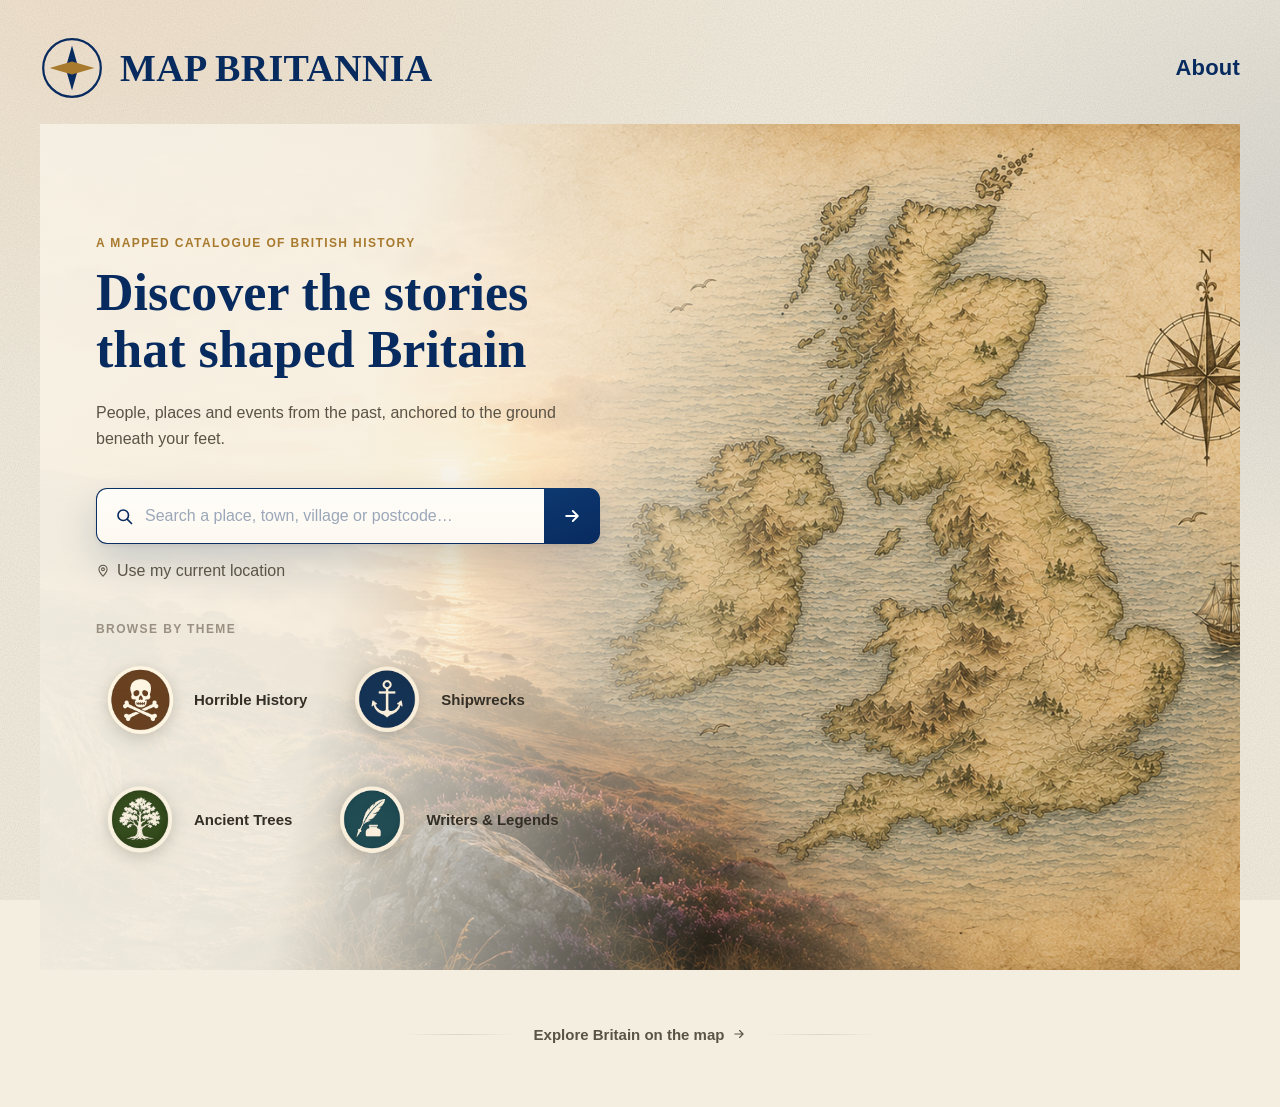
<file: index.html>
<!DOCTYPE html>
<html lang="en">
<head>
<meta charset="utf-8">
<meta name="viewport" content="width=device-width, initial-scale=1.0, viewport-fit=cover">
<meta name="robots" content="noindex, nofollow">
<title>Map Britannia — Discover the stories that shaped Britain</title>
<link rel="icon" href="assets/icons/favicon.ico" sizes="any">
<link rel="icon" href="assets/icons/favicon-32x32.png" type="image/png">
<link rel="apple-touch-icon" href="assets/icons/apple-touch-icon.png">
<style>

/* ====================================================
   LANDING PAGE — scoped, standalone styles.
   Deliberately not shared with styles.css: this page is
   independent of the map application and should remain so.
   Brand colours/fonts match the existing app intentionally
   (navy #082b5f, cream #f8f4ec, Times New Roman display).
   ==================================================== */

* { box-sizing: border-box; }

body {
    margin: 0;
    font-family: Arial, sans-serif;
    color: #2a2620;
    background-color: #f4eee0;
    display: flex;
    flex-direction: column;
    align-items: center;
    background-image:
        radial-gradient(ellipse 1100px 750px at 10% -5%, rgba(232, 163, 104, 0.16), transparent 60%),
        radial-gradient(ellipse 900px 650px at 105% 25%, rgba(8, 43, 95, 0.10), transparent 55%),
        radial-gradient(ellipse 800px 600px at 50% 110%, rgba(168, 122, 46, 0.08), transparent 60%),
        url("data:image/svg+xml,%3Csvg xmlns='http://www.w3.org/2000/svg' width='180' height='180' viewBox='0 0 180 180'%3E%3Cfilter id='n'%3E%3CfeTurbulence type='fractalNoise' baseFrequency='0.85' numOctaves='3' result='t'/%3E%3CfeColorMatrix in='t' type='matrix' values='0 0 0 0 0  0 0 0 0 0  0 0 0 0 0  0 0 0 0.09 0'/%3E%3C/filter%3E%3Crect width='100%25' height='100%25' filter='url(%23n)'/%3E%3C/svg%3E");
    background-attachment: fixed;
}

a { text-decoration: none; }

.landing-wrap {
    width: 100%;
    max-width: 1680px;
    padding: 0 40px;
}

/* ---------------- NAV ---------------- */

.landing-nav {
    display: flex;
    align-items: center;
    justify-content: space-between;
    padding: 36px 40px 0;
    width: 100%;
    max-width: 1680px;
    margin-bottom: 24px;
}

.landing-logo {
    display: flex;
    align-items: center;
    gap: 16px;
}

.landing-logo-mark {
    width: 64px;
    height: 64px;
    flex-shrink: 0;
}

.landing-logo-text {
    font-family: 'Times New Roman', Times, serif;
    font-size: 38px;
    font-weight: 700;
    color: #082b5f;
    letter-spacing: 0.3px;
}

.nav-about-link {
    font-size: 22px;
    font-weight: 600;
    color: #082b5f;
    letter-spacing: 0.2px;
}

.nav-about-link:hover { color: #0a3a80; }

/* ---------------- HERO ---------------- */

.hero {
    position: relative;
    padding: 64px 0 56px;
    overflow: hidden;
}

.hero-photo-bg {
    position: absolute;
    inset: 0;
    overflow: hidden;
    z-index: 0;
}

.hero-bg-img {
    width: 100%;
    height: 100%;
    object-fit: cover;
    object-position: 68% 30%;
    display: block;
}

.hero-bg-overlay {
    position: absolute;
    inset: 0;
    z-index: 1;
    /*
        Warm gradient overlay for text legibility, strongest over the
        left/photo side where the hero copy sits, easing off toward
        the map side on the right.
    */
    background: linear-gradient(100deg,
        rgba(247, 242, 230, 0.97) 0%,
        rgba(247, 242, 230, 0.93) 28%,
        rgba(247, 242, 230, 0.5) 46%,
        rgba(247, 242, 230, 0.08) 60%,
        rgba(247, 242, 230, 0) 100%);
}

.hero-copy {
    position: relative;
    z-index: 2;
    width: 100%;
    max-width: 560px;
    padding: 48px 0 48px 56px;
}

.hero-eyebrow {
    font-size: 12px;
    font-weight: 700;
    letter-spacing: 1.4px;
    text-transform: uppercase;
    color: #a87a2e;
    margin: 0 0 14px;
}

.hero h1 {
    font-family: 'Times New Roman', Times, serif;
    font-size: 52px;
    line-height: 1.1;
    color: #082b5f;
    margin: 0 0 22px;
    font-weight: 700;
}

.hero p.lede {
    font-size: 16px;
    line-height: 1.6;
    color: #5a5346;
    margin: 0 0 36px;
    max-width: 480px;
}

/* ---------------- SEARCH ---------------- */

.search-form {
    display: flex;
    align-items: stretch;
    gap: 0;
    max-width: 520px;
    margin-bottom: 18px;
    box-shadow: 0 2px 4px rgba(42,38,32,0.06), 0 18px 38px rgba(8,43,95,0.16);
    border-radius: 11px;
}

.search-box {
    flex: 1;
    display: flex;
    align-items: center;
    gap: 10px;
    background: linear-gradient(180deg, #fffdf9 0%, #fdf9f1 100%);
    border: 1.5px solid #0a2f63;
    border-right: none;
    border-radius: 11px 0 0 11px;
    padding: 17px 18px;
}

.search-box svg { flex-shrink: 0; }

.search-box input {
    flex: 1;
    border: none;
    outline: none;
    background: transparent;
    font-family: Arial, sans-serif;
    font-size: 16px;
    color: #082b5f;
}

.search-box input::placeholder { color: rgba(8,43,95,0.4); }

.search-submit {
    background: linear-gradient(160deg, #0d3870 0%, #082b5f 100%);
    border: none;
    border-radius: 0 11px 11px 0;
    width: 56px;
    display: flex;
    align-items: center;
    justify-content: center;
    cursor: pointer;
}

.search-submit:hover { background: linear-gradient(160deg, #0f4080 0%, #0b3d80 100%); }

.locate-link {
    display: inline-flex;
    align-items: center;
    gap: 7px;
    font-size: 16px;
    color: #5a5346;
    margin-bottom: 42px;
}

.locate-link:hover { color: #082b5f; }

/* ---------------- THEME BADGES ---------------- */

.theme-label {
    font-size: 12px;
    font-weight: 700;
    letter-spacing: 1.4px;
    text-transform: uppercase;
    color: #9a9082;
    margin: 0 0 18px;
}

.theme-pills {
    display: flex;
    flex-wrap: wrap;
    column-gap: 34px;
    row-gap: 28px;
}

.theme-pill {
    display: inline-flex;
    align-items: center;
    gap: 12px;
    font-size: 15px;
    font-weight: 600;
    color: #332e26;
    padding: 4px 2px;
    transition: color 0.18s;
}

.theme-pill:hover { color: #082b5f; }

.theme-pill:hover .theme-pill-icon {
    transform: translateY(-2px);
}

.theme-pill-icon {
    width: 84px;
    height: 84px;
    object-fit: contain;
    flex-shrink: 0;
    filter: drop-shadow(0 4px 8px rgba(42,38,32,0.2));
    transition: transform 0.18s;
}

/* ---------------- EXPLORE LINK ---------------- */

.explore-row {
    display: flex;
    align-items: center;
    justify-content: center;
    gap: 20px;
    padding: 56px 0 64px;
}

.explore-row .rule {
    height: 1px;
    background: linear-gradient(90deg, transparent, #ddd5c2, transparent);
    width: 110px;
}

.explore-link {
    font-size: 15px;
    font-weight: 600;
    color: #5a5346;
    display: inline-flex;
    align-items: center;
    gap: 8px;
    transition: color 0.18s;
}

.explore-link:hover { color: #082b5f; }

.explore-link:hover svg { transform: translateX(3px); }

.explore-link svg { transition: transform 0.18s; }

/* ---------------- RESPONSIVE ---------------- */

@media (max-width: 900px) {
    .hero { padding: 48px 0 64px; }
    .hero-copy { max-width: none; padding: 32px 28px; }
    .theme-pill-icon { width: 64px; height: 64px; }
    .hero h1 { font-size: 38px; }
    .landing-nav { padding: 24px 28px 0; }
    .landing-wrap { padding: 0 28px; }
}

@media (max-width: 520px) {
    .hero h1 { font-size: 32px; }
    .search-form { flex-direction: column; box-shadow: none; }
    .search-box { border-radius: 10px; border-right: 1.5px solid #082b5f; }
    .search-submit { display: none; }
    .theme-pills { column-gap: 20px; row-gap: 14px; }
}

@media (max-width: 400px) {
    .landing-nav { padding: 22px 24px 0; }
    .landing-wrap { padding: 0 24px; }
    .hero { padding: 56px 0 64px; }
    .hero h1 { font-size: 28px; }
}

/* Respect reduced motion preference */
@media (prefers-reduced-motion: reduce) {
    * { transition: none !important; }
}

</style>
</head>
<body>

<nav class="landing-nav">
    <div class="landing-logo">
        <svg class="landing-logo-mark" viewBox="0 0 40 40" xmlns="http://www.w3.org/2000/svg" aria-hidden="true">
            <circle cx="20" cy="20" r="18" fill="none" stroke="#082b5f" stroke-width="1.4"/>
            <path d="M20 6 L24 20 L20 34 L16 20 Z" fill="#082b5f"/>
            <path d="M6 20 L20 16 L34 20 L20 24 Z" fill="#a87a2e"/>
        </svg>
        <div>
            <div class="landing-logo-text">MAP BRITANNIA</div>
        </div>
    </div>
    <a class="nav-about-link" href="about.html">About</a>
</nav>

<div class="landing-wrap">

    <section class="hero">
        <div class="hero-photo-bg" aria-hidden="true">
            <img
                src="assets/images/hero-composite.png"
                alt=""
                class="hero-bg-img"
                loading="eager"
                fetchpriority="high">
            <div class="hero-bg-overlay"></div>
        </div>

        <div class="hero-copy">
                <p class="hero-eyebrow">A mapped catalogue of British history</p>
                <h1>Discover the stories<br>that shaped Britain</h1>
                <p class="lede">People, places and events from the past, anchored to the ground beneath your feet.</p>

                <form class="search-form" action="map.html" method="get">
                    <div class="search-box">
                        <svg width="18" height="18" viewBox="0 0 24 24" fill="none" aria-hidden="true">
                            <circle cx="11" cy="11" r="7" stroke="#082b5f" stroke-width="2.2"/>
                            <line x1="16.5" y1="16.5" x2="22" y2="22" stroke="#082b5f" stroke-width="2.2" stroke-linecap="round"/>
                        </svg>
                        <input type="text" name="search" placeholder="Search a place, town, village or postcode…" autocomplete="off">
                    </div>
                    <button class="search-submit" type="submit" aria-label="Search">
                        <svg width="20" height="20" viewBox="0 0 24 24" fill="none" aria-hidden="true">
                            <path d="M5 12h14M13 6l6 6-6 6" stroke="#ffffff" stroke-width="2.2" stroke-linecap="round" stroke-linejoin="round"/>
                        </svg>
                    </button>
                </form>

                <a class="locate-link" href="map.html?locate=true">
                    <svg width="14" height="14" viewBox="0 0 24 24" fill="none" aria-hidden="true">
                        <path d="M12 21s-7-7.58-7-12a7 7 0 1114 0c0 4.42-7 12-7 12z" stroke="#5a5346" stroke-width="1.8"/>
                        <circle cx="12" cy="9" r="2.4" stroke="#5a5346" stroke-width="1.8"/>
                    </svg>
                    Use my current location
                </a>

                <p class="theme-label">Browse by theme</p>
                <div class="theme-pills">
                    <a class="theme-pill" href="map.html?theme=Horrible%20History">
                        <img class="theme-pill-icon" src="assets/icons/08_horrible_history.png" alt="">
                        Horrible History
                    </a>
                    <a class="theme-pill" href="map.html?theme=Maritime">
                        <img class="theme-pill-icon" src="assets/icons/08_maritime.png" alt="">
                        Shipwrecks
                    </a>
                    <a class="theme-pill" href="map.html?theme=Ancient%20Landscape">
                        <img class="theme-pill-icon" src="assets/icons/08_ancient_trees.png" alt="">
                        Ancient Trees
                    </a>
                    <a class="theme-pill" href="map.html?theme=Literary">
                        <img class="theme-pill-icon" src="assets/icons/08_writers_legends.png" alt="">
                        Writers &amp; Legends
                    </a>
                </div>
            </div>
    </section>

    <div class="explore-row">
        <span class="rule"></span>
        <a class="explore-link" href="map.html">
            Explore Britain on the map
            <svg width="14" height="14" viewBox="0 0 24 24" fill="none" aria-hidden="true">
                <path d="M5 12h14M13 6l6 6-6 6" stroke="currentColor" stroke-width="2" stroke-linecap="round" stroke-linejoin="round"/>
            </svg>
        </a>
        <span class="rule"></span>
    </div>

</div>

</body>
</html>
</file>
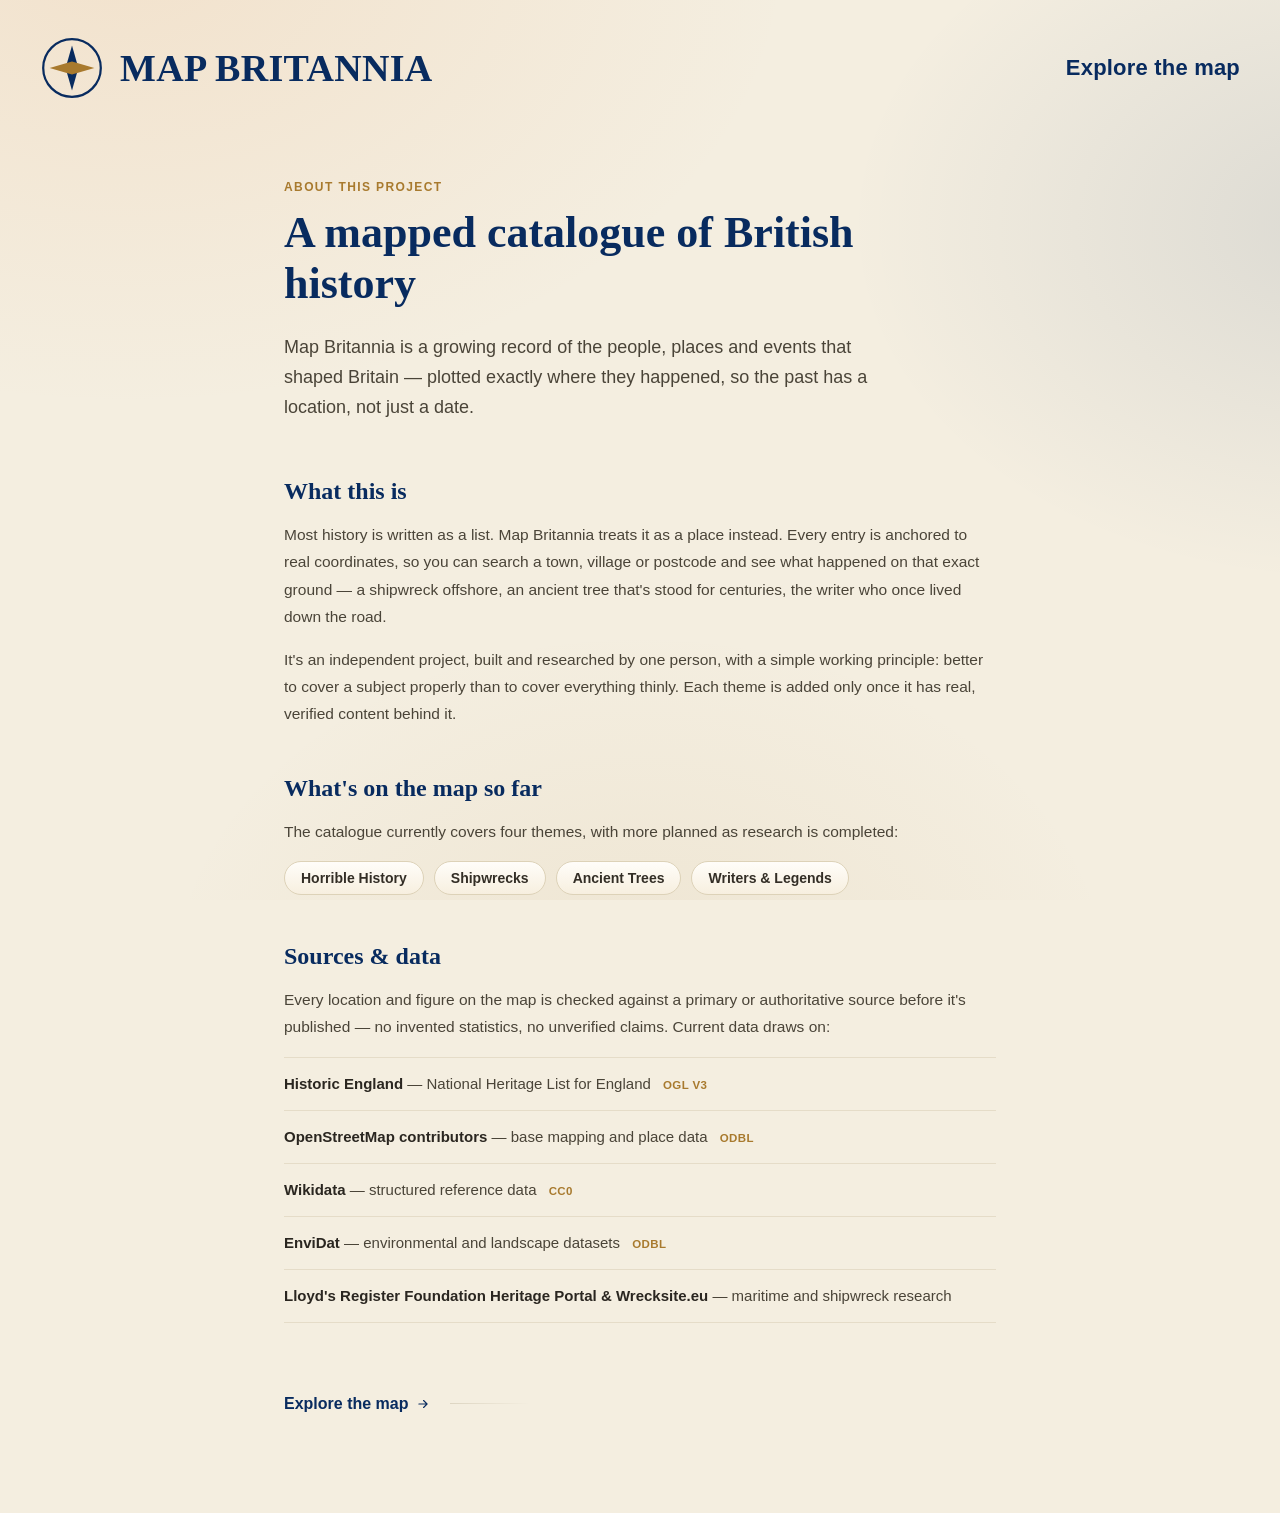
<file: about.html>
<!DOCTYPE html>
<html lang="en">
<head>
<meta charset="utf-8">
<meta name="viewport" content="width=device-width, initial-scale=1.0, viewport-fit=cover">
<meta name="robots" content="noindex, nofollow">
<title>About — Map Britannia</title>
<link rel="icon" href="assets/icons/favicon.ico" sizes="any">
<link rel="icon" href="assets/icons/favicon-32x32.png" type="image/png">
<link rel="apple-touch-icon" href="assets/icons/apple-touch-icon.png">
<style>

/* ====================================================
   ABOUT PAGE — scoped, standalone styles.
   Mirrors landing.html's brand treatment (navy #082b5f,
   cream #f8f4ec, Times New Roman display) so the two pages
   read as one site, without sharing a stylesheet.
   ==================================================== */

* { box-sizing: border-box; }

body {
    margin: 0;
    font-family: Arial, sans-serif;
    color: #2a2620;
    background-color: #f4eee0;
    display: flex;
    flex-direction: column;
    align-items: center;
    background-image:
        radial-gradient(ellipse 1100px 750px at 10% -5%, rgba(232, 163, 104, 0.16), transparent 60%),
        radial-gradient(ellipse 900px 650px at 105% 25%, rgba(8, 43, 95, 0.10), transparent 55%),
        radial-gradient(ellipse 800px 600px at 50% 110%, rgba(168, 122, 46, 0.08), transparent 60%);
    background-attachment: fixed;
}

a { text-decoration: none; }

.page-wrap {
    width: 100%;
    max-width: 1680px;
    padding: 0 40px;
}

/* ---------------- NAV ---------------- */

.landing-nav {
    display: flex;
    align-items: center;
    justify-content: space-between;
    padding: 36px 40px 0;
    width: 100%;
    max-width: 1680px;
    margin-bottom: 24px;
}

.landing-logo {
    display: flex;
    align-items: center;
    gap: 16px;
}

.landing-logo-mark {
    width: 64px;
    height: 64px;
    flex-shrink: 0;
}

.landing-logo-text {
    font-family: 'Times New Roman', Times, serif;
    font-size: 38px;
    font-weight: 700;
    color: #082b5f;
    letter-spacing: 0.3px;
}

.nav-home-link {
    font-size: 22px;
    font-weight: 600;
    color: #082b5f;
    letter-spacing: 0.2px;
}

.nav-home-link:hover { color: #0a3a80; }

/* ---------------- ABOUT CONTENT ---------------- */

.about-content {
    width: 100%;
    max-width: 760px;
    margin: 0 auto;
    padding: 56px 24px 100px;
}

.about-eyebrow {
    font-size: 12px;
    font-weight: 700;
    letter-spacing: 1.4px;
    text-transform: uppercase;
    color: #a87a2e;
    margin: 0 0 14px;
}

.about-content h1 {
    font-family: 'Times New Roman', Times, serif;
    font-size: 44px;
    line-height: 1.15;
    color: #082b5f;
    margin: 0 0 24px;
    font-weight: 700;
}

.about-lede {
    font-size: 18px;
    line-height: 1.65;
    color: #4a4438;
    margin: 0 0 56px;
    max-width: 620px;
}

.about-section {
    margin-bottom: 48px;
}

.about-section h2 {
    font-family: 'Times New Roman', Times, serif;
    font-size: 24px;
    color: #082b5f;
    font-weight: 700;
    margin: 0 0 16px;
}

.about-section p {
    font-size: 15.5px;
    line-height: 1.75;
    color: #4a4438;
    margin: 0 0 16px;
}

.about-section p:last-child { margin-bottom: 0; }

.theme-list {
    list-style: none;
    margin: 0 0 16px;
    padding: 0;
    display: flex;
    flex-wrap: wrap;
    gap: 10px;
}

.theme-list li {
    font-size: 14px;
    font-weight: 600;
    color: #332e26;
    background: linear-gradient(180deg, #fffdf9 0%, #f7efdf 100%);
    border: 1px solid #ddd2b8;
    border-radius: 20px;
    padding: 8px 16px;
}

.source-list {
    list-style: none;
    margin: 0 0 16px;
    padding: 0;
    border-top: 1px solid #e5dcc8;
}

.source-list li {
    padding: 14px 0;
    border-bottom: 1px solid #e5dcc8;
    font-size: 15px;
    line-height: 1.6;
    color: #4a4438;
}

.source-list strong {
    color: #2a2620;
    font-weight: 700;
}

.source-list .licence {
    display: inline-block;
    font-size: 11.5px;
    font-weight: 700;
    letter-spacing: 0.4px;
    text-transform: uppercase;
    color: #a87a2e;
    margin-left: 8px;
}

.about-cta-row {
    display: flex;
    align-items: center;
    gap: 20px;
    padding-top: 24px;
}

.about-cta-row .rule {
    height: 1px;
    background: linear-gradient(90deg, #ddd5c2, transparent);
    flex: 1;
    max-width: 80px;
}

.about-cta-link {
    font-size: 16px;
    font-weight: 600;
    color: #082b5f;
    display: inline-flex;
    align-items: center;
    gap: 8px;
    transition: color 0.18s;
}

.about-cta-link:hover { color: #0a3a80; }

.about-cta-link:hover svg { transform: translateX(3px); }

.about-cta-link svg { transition: transform 0.18s; }

/* ---------------- RESPONSIVE ---------------- */

@media (max-width: 900px) {
    .landing-nav { padding: 24px 28px 0; }
    .page-wrap { padding: 0 28px; }
    .about-content { padding: 40px 0 72px; }
    .about-content h1 { font-size: 34px; }
}

@media (max-width: 520px) {
    .about-content h1 { font-size: 28px; }
    .about-lede { font-size: 16px; }
}

@media (max-width: 400px) {
    .landing-nav { padding: 22px 24px 0; }
    .page-wrap { padding: 0 24px; }
}

</style>
</head>
<body>

<nav class="landing-nav">
    <a class="landing-logo" href="index.html" style="display:flex; align-items:center; gap:16px;">
        <svg class="landing-logo-mark" viewBox="0 0 40 40" xmlns="http://www.w3.org/2000/svg" aria-hidden="true">
            <circle cx="20" cy="20" r="18" fill="none" stroke="#082b5f" stroke-width="1.4"/>
            <path d="M20 6 L24 20 L20 34 L16 20 Z" fill="#082b5f"/>
            <path d="M6 20 L20 16 L34 20 L20 24 Z" fill="#a87a2e"/>
        </svg>
        <div class="landing-logo-text">MAP BRITANNIA</div>
    </a>
    <a class="nav-home-link" href="map.html">Explore the map</a>
</nav>

<div class="page-wrap">
    <div class="about-content">
        <p class="about-eyebrow">About this project</p>
        <h1>A mapped catalogue of British history</h1>
        <p class="about-lede">Map Britannia is a growing record of the people, places and events that shaped Britain — plotted exactly where they happened, so the past has a location, not just a date.</p>

        <div class="about-section">
            <h2>What this is</h2>
            <p>Most history is written as a list. Map Britannia treats it as a place instead. Every entry is anchored to real coordinates, so you can search a town, village or postcode and see what happened on that exact ground — a shipwreck offshore, an ancient tree that's stood for centuries, the writer who once lived down the road.</p>
            <p>It's an independent project, built and researched by one person, with a simple working principle: better to cover a subject properly than to cover everything thinly. Each theme is added only once it has real, verified content behind it.</p>
        </div>

        <div class="about-section">
            <h2>What's on the map so far</h2>
            <p>The catalogue currently covers four themes, with more planned as research is completed:</p>
            <ul class="theme-list">
                <li>Horrible History</li>
                <li>Shipwrecks</li>
                <li>Ancient Trees</li>
                <li>Writers &amp; Legends</li>
            </ul>
        </div>

        <div class="about-section">
            <h2>Sources &amp; data</h2>
            <p>Every location and figure on the map is checked against a primary or authoritative source before it's published — no invented statistics, no unverified claims. Current data draws on:</p>
            <ul class="source-list">
                <li><strong>Historic England</strong> — National Heritage List for England <span class="licence">OGL v3</span></li>
                <li><strong>OpenStreetMap contributors</strong> — base mapping and place data <span class="licence">ODbL</span></li>
                <li><strong>Wikidata</strong> — structured reference data <span class="licence">CC0</span></li>
                <li><strong>EnviDat</strong> — environmental and landscape datasets <span class="licence">ODbL</span></li>
                <li><strong>Lloyd's Register Foundation Heritage Portal &amp; Wrecksite.eu</strong> — maritime and shipwreck research</li>
            </ul>
        </div>

        <div class="about-cta-row">
            <a class="about-cta-link" href="map.html">
                Explore the map
                <svg width="14" height="14" viewBox="0 0 24 24" fill="none" aria-hidden="true">
                    <path d="M5 12h14M13 6l6 6-6 6" stroke="currentColor" stroke-width="2" stroke-linecap="round" stroke-linejoin="round"/>
                </svg>
            </a>
            <span class="rule"></span>
        </div>
    </div>
</div>

</body>
</html>
</file>
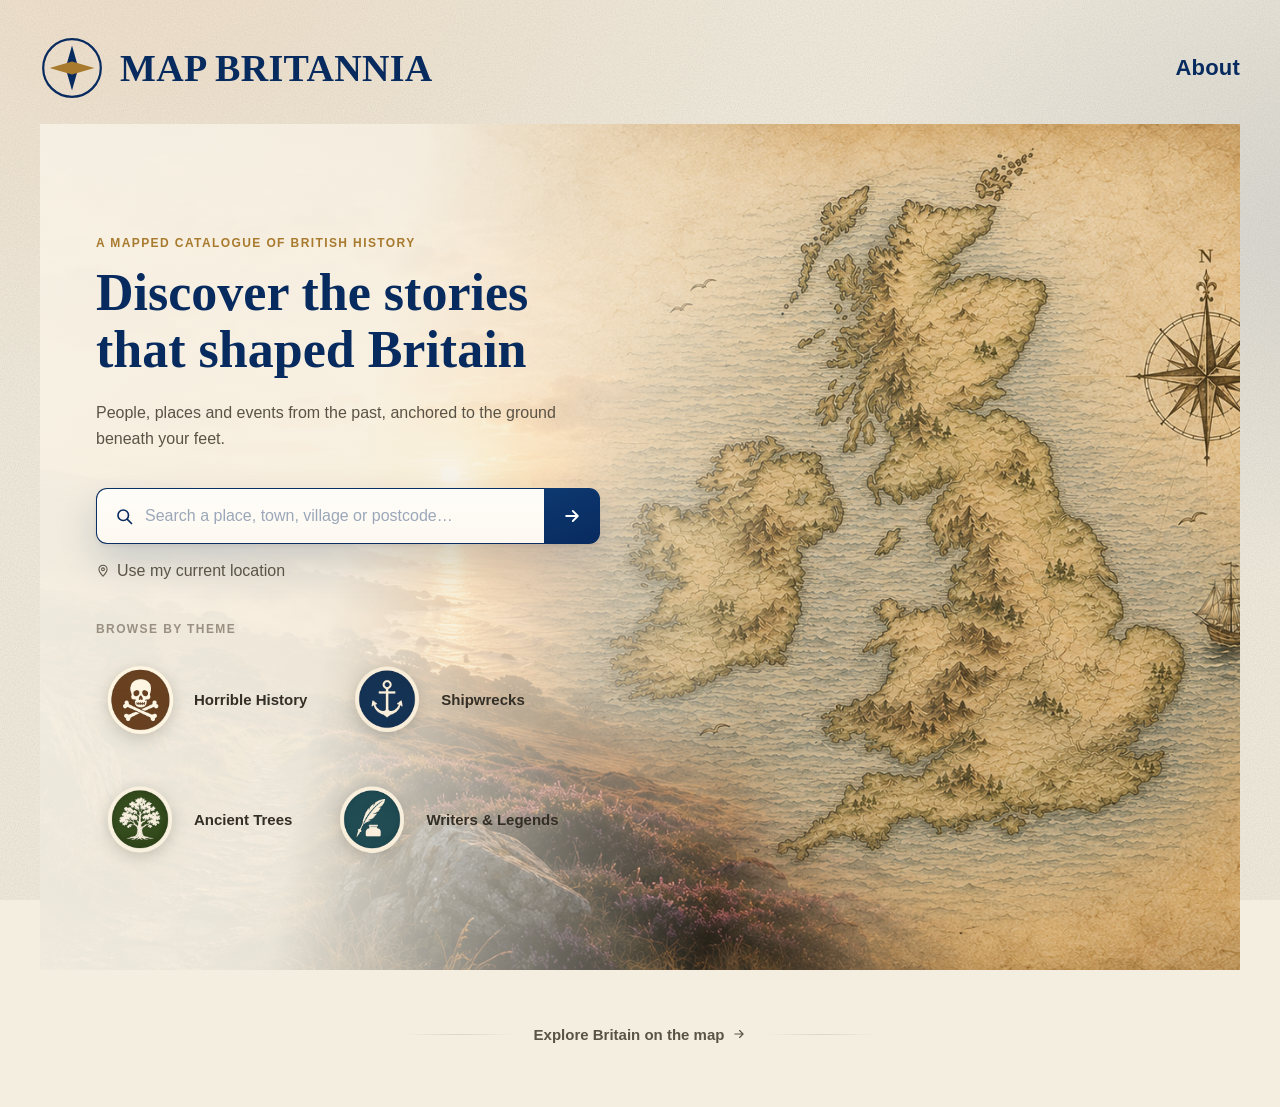
<file: landing.html>
<!DOCTYPE html>
<html lang="en">
<head>
<meta charset="utf-8">
<meta name="viewport" content="width=device-width, initial-scale=1.0, viewport-fit=cover">
<meta name="robots" content="noindex, nofollow">
<title>Map Britannia — Discover the stories that shaped Britain</title>
<link rel="icon" href="assets/icons/favicon.ico" sizes="any">
<link rel="icon" href="assets/icons/favicon-32x32.png" type="image/png">
<link rel="apple-touch-icon" href="assets/icons/apple-touch-icon.png">
<style>

/* ====================================================
   LANDING PAGE — scoped, standalone styles.
   Deliberately not shared with styles.css: this page is
   independent of the map application and should remain so.
   Brand colours/fonts match the existing app intentionally
   (navy #082b5f, cream #f8f4ec, Times New Roman display).
   ==================================================== */

* { box-sizing: border-box; }

body {
    margin: 0;
    font-family: Arial, sans-serif;
    color: #2a2620;
    background-color: #f4eee0;
    display: flex;
    flex-direction: column;
    align-items: center;
    background-image:
        radial-gradient(ellipse 1100px 750px at 10% -5%, rgba(232, 163, 104, 0.16), transparent 60%),
        radial-gradient(ellipse 900px 650px at 105% 25%, rgba(8, 43, 95, 0.10), transparent 55%),
        radial-gradient(ellipse 800px 600px at 50% 110%, rgba(168, 122, 46, 0.08), transparent 60%),
        url("data:image/svg+xml,%3Csvg xmlns='http://www.w3.org/2000/svg' width='180' height='180' viewBox='0 0 180 180'%3E%3Cfilter id='n'%3E%3CfeTurbulence type='fractalNoise' baseFrequency='0.85' numOctaves='3' result='t'/%3E%3CfeColorMatrix in='t' type='matrix' values='0 0 0 0 0  0 0 0 0 0  0 0 0 0 0  0 0 0 0.09 0'/%3E%3C/filter%3E%3Crect width='100%25' height='100%25' filter='url(%23n)'/%3E%3C/svg%3E");
    background-attachment: fixed;
}

a { text-decoration: none; }

.landing-wrap {
    width: 100%;
    max-width: 1680px;
    padding: 0 40px;
}

/* ---------------- NAV ---------------- */

.landing-nav {
    display: flex;
    align-items: center;
    justify-content: space-between;
    padding: 36px 40px 0;
    width: 100%;
    max-width: 1680px;
    margin-bottom: 24px;
}

.landing-logo {
    display: flex;
    align-items: center;
    gap: 16px;
}

.landing-logo-mark {
    width: 64px;
    height: 64px;
    flex-shrink: 0;
}

.landing-logo-text {
    font-family: 'Times New Roman', Times, serif;
    font-size: 38px;
    font-weight: 700;
    color: #082b5f;
    letter-spacing: 0.3px;
}

.nav-about-link {
    font-size: 22px;
    font-weight: 600;
    color: #082b5f;
    letter-spacing: 0.2px;
}

.nav-about-link:hover { color: #0a3a80; }

/* ---------------- HERO ---------------- */

.hero {
    position: relative;
    padding: 64px 0 56px;
    overflow: hidden;
}

.hero-photo-bg {
    position: absolute;
    inset: 0;
    overflow: hidden;
    z-index: 0;
}

.hero-bg-img {
    width: 100%;
    height: 100%;
    object-fit: cover;
    object-position: 68% 30%;
    display: block;
}

.hero-bg-overlay {
    position: absolute;
    inset: 0;
    z-index: 1;
    /*
        Warm gradient overlay for text legibility, strongest over the
        left/photo side where the hero copy sits, easing off toward
        the map side on the right.
    */
    background: linear-gradient(100deg,
        rgba(247, 242, 230, 0.97) 0%,
        rgba(247, 242, 230, 0.93) 28%,
        rgba(247, 242, 230, 0.5) 46%,
        rgba(247, 242, 230, 0.08) 60%,
        rgba(247, 242, 230, 0) 100%);
}

.hero-copy {
    position: relative;
    z-index: 2;
    width: 100%;
    max-width: 560px;
    padding: 48px 0 48px 56px;
}

.hero-eyebrow {
    font-size: 12px;
    font-weight: 700;
    letter-spacing: 1.4px;
    text-transform: uppercase;
    color: #a87a2e;
    margin: 0 0 14px;
}

.hero h1 {
    font-family: 'Times New Roman', Times, serif;
    font-size: 52px;
    line-height: 1.1;
    color: #082b5f;
    margin: 0 0 22px;
    font-weight: 700;
}

.hero p.lede {
    font-size: 16px;
    line-height: 1.6;
    color: #5a5346;
    margin: 0 0 36px;
    max-width: 480px;
}

/* ---------------- SEARCH ---------------- */

.search-form {
    display: flex;
    align-items: stretch;
    gap: 0;
    max-width: 520px;
    margin-bottom: 18px;
    box-shadow: 0 2px 4px rgba(42,38,32,0.06), 0 18px 38px rgba(8,43,95,0.16);
    border-radius: 11px;
}

.search-box {
    flex: 1;
    display: flex;
    align-items: center;
    gap: 10px;
    background: linear-gradient(180deg, #fffdf9 0%, #fdf9f1 100%);
    border: 1.5px solid #0a2f63;
    border-right: none;
    border-radius: 11px 0 0 11px;
    padding: 17px 18px;
}

.search-box svg { flex-shrink: 0; }

.search-box input {
    flex: 1;
    border: none;
    outline: none;
    background: transparent;
    font-family: Arial, sans-serif;
    font-size: 16px;
    color: #082b5f;
}

.search-box input::placeholder { color: rgba(8,43,95,0.4); }

.search-submit {
    background: linear-gradient(160deg, #0d3870 0%, #082b5f 100%);
    border: none;
    border-radius: 0 11px 11px 0;
    width: 56px;
    display: flex;
    align-items: center;
    justify-content: center;
    cursor: pointer;
}

.search-submit:hover { background: linear-gradient(160deg, #0f4080 0%, #0b3d80 100%); }

.locate-link {
    display: inline-flex;
    align-items: center;
    gap: 7px;
    font-size: 16px;
    color: #5a5346;
    margin-bottom: 42px;
}

.locate-link:hover { color: #082b5f; }

/* ---------------- THEME BADGES ---------------- */

.theme-label {
    font-size: 12px;
    font-weight: 700;
    letter-spacing: 1.4px;
    text-transform: uppercase;
    color: #9a9082;
    margin: 0 0 18px;
}

.theme-pills {
    display: flex;
    flex-wrap: wrap;
    column-gap: 34px;
    row-gap: 28px;
}

.theme-pill {
    display: inline-flex;
    align-items: center;
    gap: 12px;
    font-size: 15px;
    font-weight: 600;
    color: #332e26;
    padding: 4px 2px;
    transition: color 0.18s;
}

.theme-pill:hover { color: #082b5f; }

.theme-pill:hover .theme-pill-icon {
    transform: translateY(-2px);
}

.theme-pill-icon {
    width: 84px;
    height: 84px;
    object-fit: contain;
    flex-shrink: 0;
    filter: drop-shadow(0 4px 8px rgba(42,38,32,0.2));
    transition: transform 0.18s;
}

/* ---------------- EXPLORE LINK ---------------- */

.explore-row {
    display: flex;
    align-items: center;
    justify-content: center;
    gap: 20px;
    padding: 56px 0 64px;
}

.explore-row .rule {
    height: 1px;
    background: linear-gradient(90deg, transparent, #ddd5c2, transparent);
    width: 110px;
}

.explore-link {
    font-size: 15px;
    font-weight: 600;
    color: #5a5346;
    display: inline-flex;
    align-items: center;
    gap: 8px;
    transition: color 0.18s;
}

.explore-link:hover { color: #082b5f; }

.explore-link:hover svg { transform: translateX(3px); }

.explore-link svg { transition: transform 0.18s; }

/* ---------------- RESPONSIVE ---------------- */

@media (max-width: 900px) {
    .hero { padding: 48px 0 64px; }
    .hero-copy { max-width: none; padding: 32px 28px; }
    .theme-pill-icon { width: 64px; height: 64px; }
    .hero h1 { font-size: 38px; }
    .landing-nav { padding: 24px 28px 0; }
    .landing-wrap { padding: 0 28px; }
}

@media (max-width: 520px) {
    .hero h1 { font-size: 32px; }
    .search-form { flex-direction: column; box-shadow: none; }
    .search-box { border-radius: 10px; border-right: 1.5px solid #082b5f; }
    .search-submit { display: none; }
    .theme-pills { column-gap: 20px; row-gap: 14px; }
}

@media (max-width: 400px) {
    .landing-nav { padding: 22px 24px 0; }
    .landing-wrap { padding: 0 24px; }
    .hero { padding: 56px 0 64px; }
    .hero h1 { font-size: 28px; }
}

/* Respect reduced motion preference */
@media (prefers-reduced-motion: reduce) {
    * { transition: none !important; }
}

</style>
</head>
<body>

<nav class="landing-nav">
    <div class="landing-logo">
        <svg class="landing-logo-mark" viewBox="0 0 40 40" xmlns="http://www.w3.org/2000/svg" aria-hidden="true">
            <circle cx="20" cy="20" r="18" fill="none" stroke="#082b5f" stroke-width="1.4"/>
            <path d="M20 6 L24 20 L20 34 L16 20 Z" fill="#082b5f"/>
            <path d="M6 20 L20 16 L34 20 L20 24 Z" fill="#a87a2e"/>
        </svg>
        <div>
            <div class="landing-logo-text">MAP BRITANNIA</div>
        </div>
    </div>
    <a class="nav-about-link" href="about.html">About</a>
</nav>

<div class="landing-wrap">

    <section class="hero">
        <div class="hero-photo-bg" aria-hidden="true">
            <img
                src="assets/images/hero-composite.png"
                alt=""
                class="hero-bg-img"
                loading="eager"
                fetchpriority="high">
            <div class="hero-bg-overlay"></div>
        </div>

        <div class="hero-copy">
                <p class="hero-eyebrow">A mapped catalogue of British history</p>
                <h1>Discover the stories<br>that shaped Britain</h1>
                <p class="lede">People, places and events from the past, anchored to the ground beneath your feet.</p>

                <form class="search-form" action="index.html" method="get">
                    <div class="search-box">
                        <svg width="18" height="18" viewBox="0 0 24 24" fill="none" aria-hidden="true">
                            <circle cx="11" cy="11" r="7" stroke="#082b5f" stroke-width="2.2"/>
                            <line x1="16.5" y1="16.5" x2="22" y2="22" stroke="#082b5f" stroke-width="2.2" stroke-linecap="round"/>
                        </svg>
                        <input type="text" name="search" placeholder="Search a place, town, village or postcode…" autocomplete="off">
                    </div>
                    <button class="search-submit" type="submit" aria-label="Search">
                        <svg width="20" height="20" viewBox="0 0 24 24" fill="none" aria-hidden="true">
                            <path d="M5 12h14M13 6l6 6-6 6" stroke="#ffffff" stroke-width="2.2" stroke-linecap="round" stroke-linejoin="round"/>
                        </svg>
                    </button>
                </form>

                <a class="locate-link" href="index.html?locate=true">
                    <svg width="14" height="14" viewBox="0 0 24 24" fill="none" aria-hidden="true">
                        <path d="M12 21s-7-7.58-7-12a7 7 0 1114 0c0 4.42-7 12-7 12z" stroke="#5a5346" stroke-width="1.8"/>
                        <circle cx="12" cy="9" r="2.4" stroke="#5a5346" stroke-width="1.8"/>
                    </svg>
                    Use my current location
                </a>

                <p class="theme-label">Browse by theme</p>
                <div class="theme-pills">
                    <a class="theme-pill" href="index.html?theme=Horrible%20History">
                        <img class="theme-pill-icon" src="assets/icons/08_horrible_history.png" alt="">
                        Horrible History
                    </a>
                    <a class="theme-pill" href="index.html?theme=Maritime">
                        <img class="theme-pill-icon" src="assets/icons/08_maritime.png" alt="">
                        Shipwrecks
                    </a>
                    <a class="theme-pill" href="index.html?theme=Ancient%20Landscape">
                        <img class="theme-pill-icon" src="assets/icons/08_ancient_trees.png" alt="">
                        Ancient Trees
                    </a>
                    <a class="theme-pill" href="index.html?theme=Literary">
                        <img class="theme-pill-icon" src="assets/icons/08_writers_legends.png" alt="">
                        Writers &amp; Legends
                    </a>
                </div>
            </div>
    </section>

    <div class="explore-row">
        <span class="rule"></span>
        <a class="explore-link" href="index.html">
            Explore Britain on the map
            <svg width="14" height="14" viewBox="0 0 24 24" fill="none" aria-hidden="true">
                <path d="M5 12h14M13 6l6 6-6 6" stroke="currentColor" stroke-width="2" stroke-linecap="round" stroke-linejoin="round"/>
            </svg>
        </a>
        <span class="rule"></span>
    </div>

</div>

</body>
</html>
</file>
